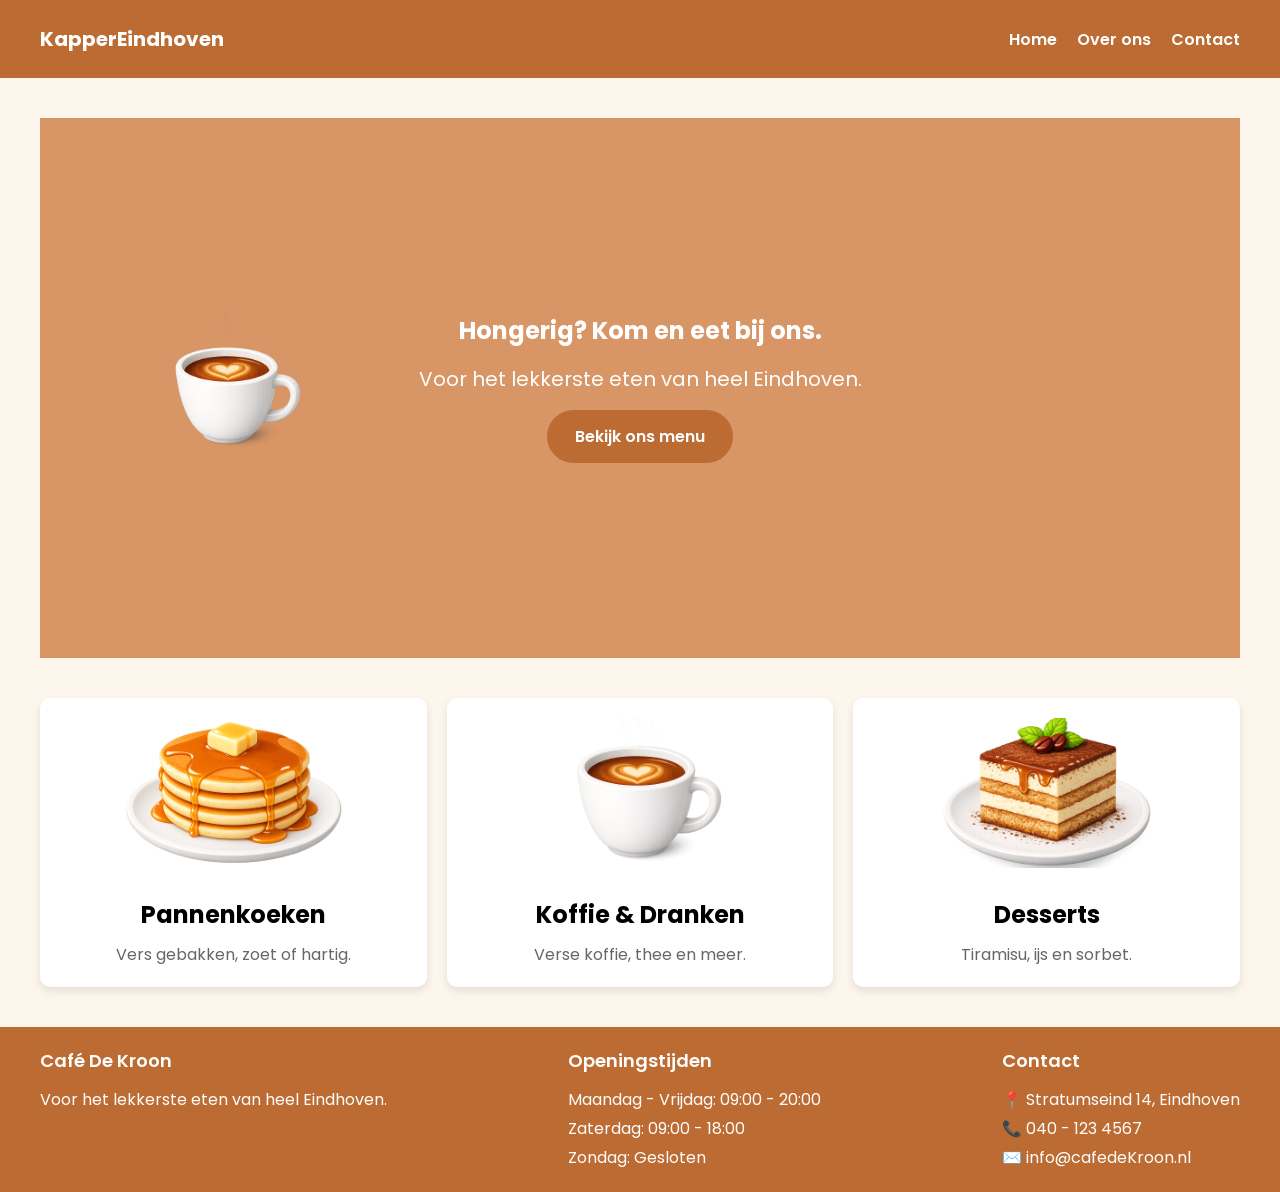
<file: index.html>
<!DOCTYPE html>
<html lang="nl">
<head>
    <meta charset="UTF-8">
    <meta name="viewport" content="width=device-width, initial-scale=1.0">
    <title>Café De Kroon - Eindhoven</title>
    <meta name="description" content="Een gezellige café in Eindhoven om lekker te gaan eten. Via deze site kan je eten bestellen.">
    <link rel="preconnect" href="https://fonts.googleapis.com">
    <link rel="preconnect" href="https://fonts.gstatic.com" crossorigin>
    <link href="https://fonts.googleapis.com/css2?family=Poppins:wght@400;600;700&display=swap" rel="stylesheet">
    <link rel="stylesheet" href="style.css">
</head>
<body>

    <nav class="navbar">
        <div class="nav-logo">KapperEindhoven</div>
        <button id="menu-knop">☰</button>
        <ul id="menu" class="nav-links">
            <li><a href="index.html">Home</a></li>
            <li><a href="menu.html">Over ons</a></li>
            <li><a href="contact.html">Contact</a></li>
        </ul>
    </nav>


        <section class="hero">
            <div class="hero-content">

                <img src="Koffie.png" alt="Koffiekop-Eindhoven" class="hero-icon">

                <div class="hero-text">
                    <h1>Hongerig? Kom en eet bij ons.</h1>
                    <p>Voor het lekkerste eten van heel Eindhoven.</p>
                    <a href="menu.html" class="hero-btn">Bekijk ons menu</a>
                </div>
            </div>
        </section>

    <section class="highlights">

        <div class="highlight-card">
            <img src="Pannenkoek.png" alt="Pannenkoeken" class="highlight-img">
            <h3>Pannenkoeken</h3>
            <p>Vers gebakken, zoet of hartig.</p>
        </div>

        <div class="highlight-card">
            <img src="Koffie.png" alt="Koffie en dranken" class="highlight-img">
            <h3>Koffie & Dranken</h3>
            <p>Verse koffie, thee en meer.</p>
        </div>

        <div class="highlight-card">
            <img src="Tiramisu.png" alt="Desserts" class="highlight-img">
            <h3>Desserts</h3>
            <p>Tiramisu, ijs en sorbet.</p>
        </div>

    </section>

        <footer class="footer">

            <div class="footer-section">
                <h3>Café De Kroon</h3>
                <p>Voor het lekkerste eten van heel Eindhoven.</p>
            </div>

            <div class="footer-section">
                <h3>Openingstijden</h3>
                <p>Maandag - Vrijdag: 09:00 - 20:00</p>
                <p>Zaterdag: 09:00 - 18:00</p>
                <p>Zondag: Gesloten</p>
            </div>

            <div class="footer-section">
                <h3>Contact</h3>
                <p>📍 Stratumseind 14, Eindhoven</p>
                <p>📞 040 - 123 4567</p>
                <p>✉️ info@cafedeKroon.nl</p>
            </div>

        </footer>

        <script src="cafedekroon.js"></script>

</body>
</html>
</file>
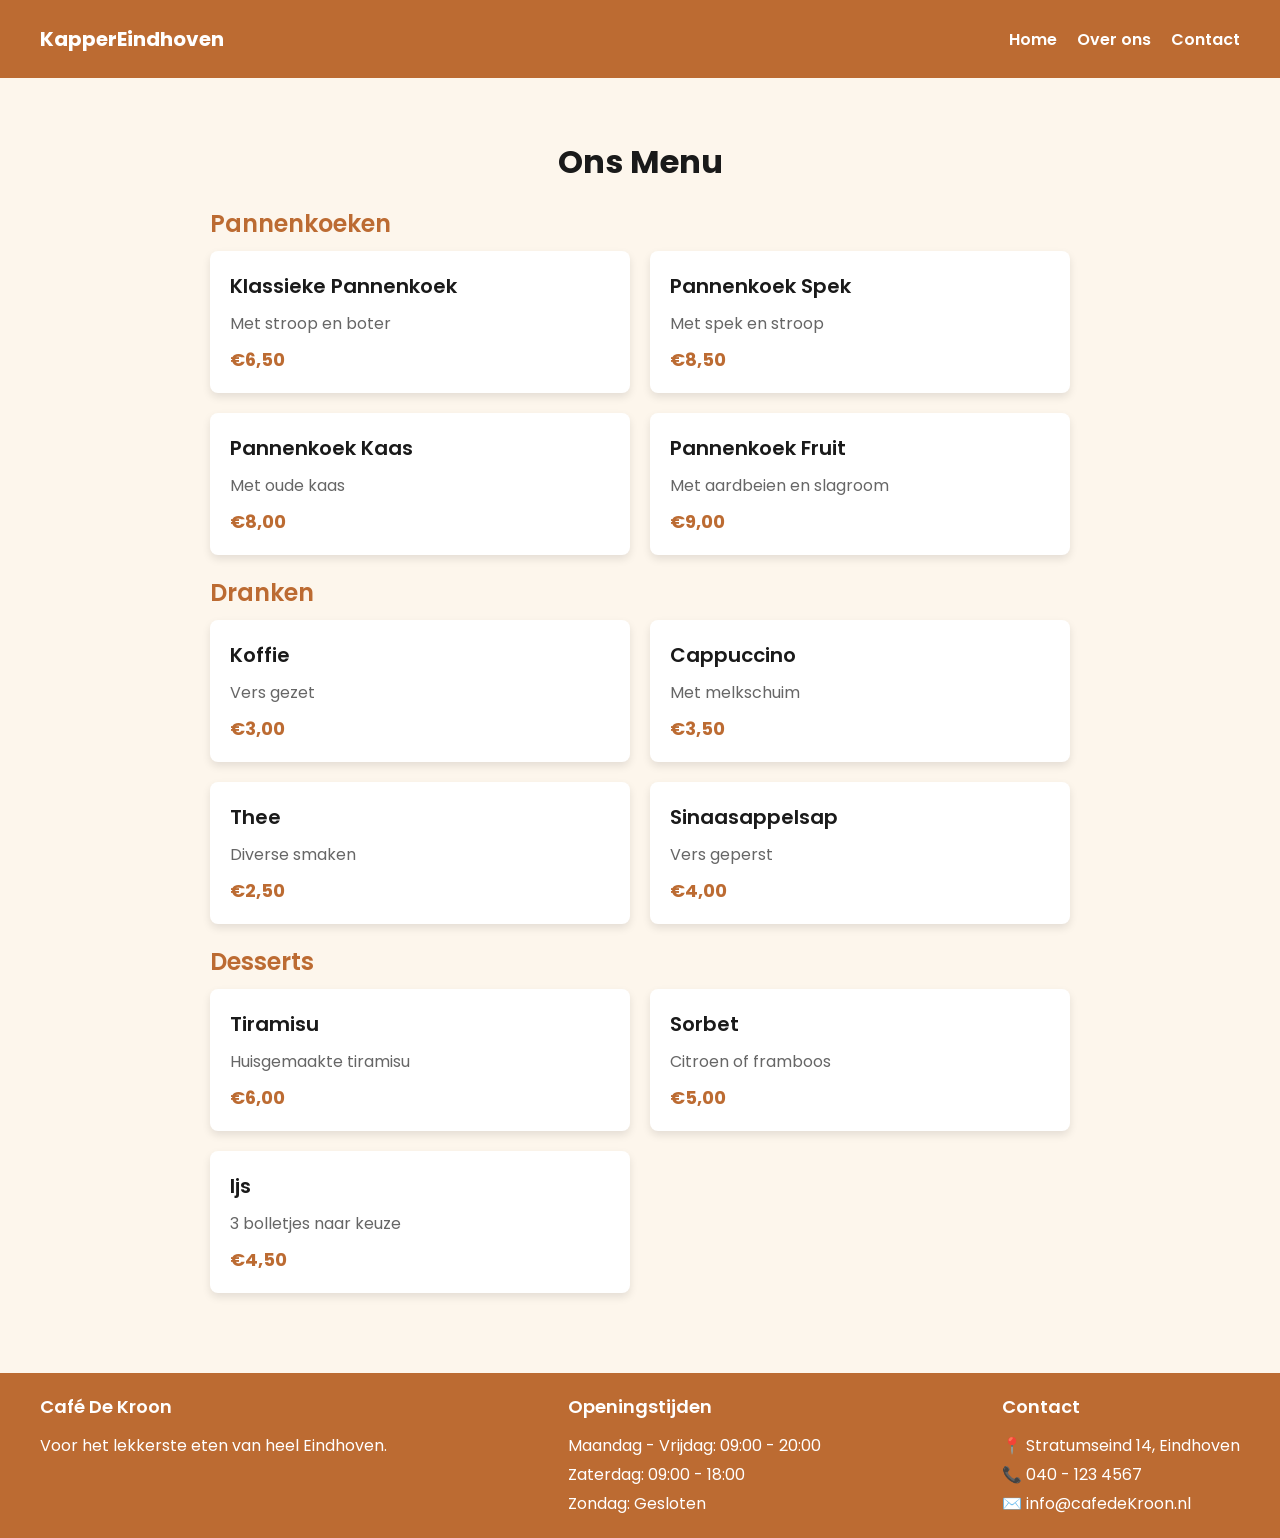
<file: menu.html>
<!DOCTYPE html>
<html lang="nl">
<head>
    <meta charset="UTF-8">
    <meta name="viewport" content="width=device-width, initial-scale=1.0">
    <title>Menu - Café De Kroon</title>
    <meta name="description" content="Bekijk ons volledige menu. Pannenkoeken, koffie en heerlijke desserts in Eindhoven.">
    <link rel="preconnect" href="https://fonts.googleapis.com">
    <link rel="preconnect" href="https://fonts.gstatic.com" crossorigin>
    <link href="https://fonts.googleapis.com/css2?family=Poppins:wght@400;600;700&display=swap" rel="stylesheet">
    <link rel="stylesheet" href="style.css">
</head>
<body>

    <nav class="navbar">
        <div class="nav-logo">KapperEindhoven</div>
        <button id="menu-knop">☰</button>
        <ul id="menu" class="nav-links">
            <li><a href="index.html">Home</a></li>
            <li><a href="menu.html">Over ons</a></li>
            <li><a href="contact.html">Contact</a></li>
        </ul>
    </nav>

    <section class="menu-section">

        <h1 class="menu-titel">Ons Menu</h1>

        <!-- PANNENKOEKEN -->
        <h2 class="menu-categorie">Pannenkoeken</h2>
        <div class="menu-grid">
            <div class="menu-item">
                <h3>Klassieke Pannenkoek</h3>
                <p>Met stroop en boter</p>
                <span class="prijs">€6,50</span>
            </div>
            <div class="menu-item">
                <h3>Pannenkoek Spek</h3>
                <p>Met spek en stroop</p>
                <span class="prijs">€8,50</span>
            </div>
            <div class="menu-item">
                <h3>Pannenkoek Kaas</h3>
                <p>Met oude kaas</p>
                <span class="prijs">€8,00</span>
            </div>
            <div class="menu-item">
                <h3>Pannenkoek Fruit</h3>
                <p>Met aardbeien en slagroom</p>
                <span class="prijs">€9,00</span>
            </div>
        </div>

        <!-- DRANKEN -->
        <h2 class="menu-categorie">Dranken</h2>
        <div class="menu-grid">
            <div class="menu-item">
                <h3>Koffie</h3>
                <p>Vers gezet</p>
                <span class="prijs">€3,00</span>
            </div>
            <div class="menu-item">
                <h3>Cappuccino</h3>
                <p>Met melkschuim</p>
                <span class="prijs">€3,50</span>
            </div>
            <div class="menu-item">
                <h3>Thee</h3>
                <p>Diverse smaken</p>
                <span class="prijs">€2,50</span>
            </div>
            <div class="menu-item">
                <h3>Sinaasappelsap</h3>
                <p>Vers geperst</p>
                <span class="prijs">€4,00</span>
            </div>
        </div>

        <!-- DESSERTS -->
        <h2 class="menu-categorie">Desserts</h2>
        <div class="menu-grid">
            <div class="menu-item">
                <h3>Tiramisu</h3>
                <p>Huisgemaakte tiramisu</p>
                <span class="prijs">€6,00</span>
            </div>
            <div class="menu-item">
                <h3>Sorbet</h3>
                <p>Citroen of framboos</p>
                <span class="prijs">€5,00</span>
            </div>
            <div class="menu-item">
                <h3>Ijs</h3>
                <p>3 bolletjes naar keuze</p>
                <span class="prijs">€4,50</span>
            </div>
        </div>

    </section>

    <footer class="footer">
        <div class="footer-section">
            <h3>Café De Kroon</h3>
            <p>Voor het lekkerste eten van heel Eindhoven.</p>
        </div>
        <div class="footer-section">
            <h3>Openingstijden</h3>
            <p>Maandag - Vrijdag: 09:00 - 20:00</p>
            <p>Zaterdag: 09:00 - 18:00</p>
            <p>Zondag: Gesloten</p>
        </div>
        <div class="footer-section">
            <h3>Contact</h3>
            <p>📍 Stratumseind 14, Eindhoven</p>
            <p>📞 040 - 123 4567</p>
            <p>✉️ info@cafedeKroon.nl</p>
        </div>
    </footer>

    <script src="cafedekroon.js"></script>

</body>
</html>
</file>
<file: style.css>
* {
    margin: 0;
    padding: 0;
    box-sizing: border-box;
}

body {
    background-color: #fdf6ec;  
    font-family: 'Poppins', sans-serif;
    padding: 40px;
}

.highlights {
    display: flex;
    justify-content: space-between;
    gap: 20px;
    margin: 40px 0;
}

.highlight-card {
    background-color: #fff;
    padding: 20px;
    border-radius: 10px;
    text-align: center;
    box-shadow: 0 4px 8px rgba(0, 0, 0, 0.1);
    flex: 1;
}

.highlight-card span {
    font-size: 40px; 
}

.highlight-card h3 {
    font-size: 24px;
    margin: 10px 0;
}

.highlight-card p {
    font-size: 16px;
    color: #666;
}

.navbar {
    background-color: #bc6b32;
    display: flex;
    justify-content: space-between;
    align-items: center;
    padding: 24px 40px;
    margin: -40px -40px 40px -40px;
}

.nav-links {
    display: flex;
    list-style: none;
    gap: 20px;
}

.nav-links a {
    color: #ffffff;
    text-decoration: none;
    font-weight: 600;
}

.nav-links a:hover {
    color: #fdf6ec;
    opacity: 0.8;
}

.nav-logo {
    font-size: 20px;
    font-weight: 700;
    color: #ffffff;
}

.nav-icon {
    position: absolute;
    left: 160px;
    max-width: 100px;
    height: auto;
}

.hero {
    height: 60vh;
    background-color: #d89565; 
    display: flex;
    justify-content: center;
    align-items: center;
}

.hero-content {
    display: flex;
    align-items: center;
    gap: 30px;
    text-align: center;
    justify-content: center;
    position: relative;
    width: 100%;
}

.hero-text {
    display: flex;
    flex-direction: column;
    align-items: center;
    gap: 16px;
}

.hero-icon {
    position: absolute;
    left: 40px;
    max-width: 300px;
}

.hero h1 {
    color: #fff;
}

.hero p {
    color: #fff;
    font-size: 20px;
}

.hero-btn {
    display: inline-block;
    background-color: #bc6b32;
    color: #ffffff;
    padding: 14px 28px;
    border-radius: 50px;
    text-decoration: none;
    font-weight: 600;
    transition: all 0.3s ease;
}

.hero-btn:hover {
    background-color: #a05828;
    transform: translateY(-5px);
}

.footer {
    display: flex;
    justify-content: space-between;
    background-color: #bc6b32;
    padding: 20px 40px;
    margin: 40px -40px -40px -40px; 
    color: #000000;
}

.footer-section h3 {
    font-size: 18px;
    font-weight: 600;
    margin-bottom: 12px;
    color: #ffffff;
}

.footer-section p {
    font-size: 16px;
    line-height: 1.8;
    color: #ffffff;
}

.highlight-img {
    width: 100%;
    height: 150px;
    object-fit: cover;
    border-radius: 8px;
    margin-bottom: 12px;
}

.menu-section {
    max-width: 900px;     
    margin: 40px auto;   /* gecentreerd */
    padding: 20px;
}

.menu-titel {
    font-size: 32px;
    font-weight: 700;
    color: #1a1a1a;
    margin-bottom: 20px;
    text-align: center;
}

.menu-categorie {
    font-size: 24px;
    font-weight: 600;
    color: #bc6b32;       /* oranje kleur van je café */
    margin: 20px 0 10px 0;
}

.menu-grid {
    display: grid;
    grid-template-columns: repeat(2, 1fr);  /* hoeveel kolommen? */
    gap: 20px;
    margin-bottom: 20px;
}

.menu-item {
    background-color: #ffffff;
    padding: 20px;
    border-radius: 8px;
    box-shadow: 0 4px 8px rgba(0,0,0,0.1);
}

.menu-item h3 {
    font-size: 20px;
    font-weight: 600;
    color: #1a1a1a;
    margin-bottom: 10px;
}

.menu-item p {
    font-size: 16px;
    color: #666;
    margin-bottom: 10px;
}

.prijs {
    font-size: 18px;
    font-weight: 700;
    color: #bc6b32;
}

.contact-section {
    max-width: 600px;
    margin: 30px auto;
    padding: 30px;
}

.contact-section h1 {
    font-size: 24px;
    font-weight: 600;
    color: #1a1a1a;
    margin-bottom: 20px;
}

.contact-section p {
    color: #4b4747;
    margin-bottom: 30px;
}

.contact-form {
    display: flex;
    flex-direction: column;
    gap: 16px;            
}

.contact-form input,
.contact-form textarea {
    width: 100%;
    padding: 12px;
    border: 2px solid #e0e0e0;
    border-radius: 8px;
    font-family: 'Poppins', sans-serif;
    font-size: 16px;
    outline: none; 
}

.contact-form textarea {
    height: 140px;       
    resize: none;         
}

.contact-form button {
    display: inline-block;
    background-color: #bc6b32;
    color: #000000;
    padding: 15px 30px;
    border-radius: 50px;
    text-decoration: none;
    font-weight: 600;
    margin-top: 20px;
    transition: all 0.3s ease;
    border: none;    
    cursor: pointer; 
}

.contact-form button:hover {
    transform: translateY(-5px);  
    background-color: #ca8e5d;
}

.contact-form input:focus,
.contact-form textarea:focus {
    border: 2px solid #bc6b32;
}

#menu-knop {
    display: none;
}

@media (max-width: 640px) {
    #menu-knop {
        display: block;
        background: none;
        border: none;
        font-size: 24px;
        cursor: pointer;
    }
    #menu {
        display: none;
        flex-direction: column;
    }
    #menu.open {
        display: flex;
    }
}

@media (max-width: 640px) {

    body {
        padding: 20px;
    }

    .navbar {
        flex-direction: column;
        gap: 15px;
        padding: 20px;
        margin: -20px -20px 20px -20px;
    }


    .nav-links {
        flex-direction: column;
        align-items: center;
        gap: 10px;
    }


    .highlights {
        flex-direction: column;
    }


    .hero {
        height: auto;
        padding: 40px 20px;
    }

    .hero-content {
        flex-direction: column;
        gap: 20px;
    }

    .hero-icon {
        position: static;
        max-width: 180px;
    }

    .menu-grid {
        grid-template-columns: 1fr;
    }

    .footer {
        flex-direction: column;
        gap: 20px;
        margin: 20px -20px -20px -20px;
    }
}

#naam-fout {
    color: red;
}

#email-fout {
    color: red;
}

#telefoon-fout {
    color: red;
}
</file>
